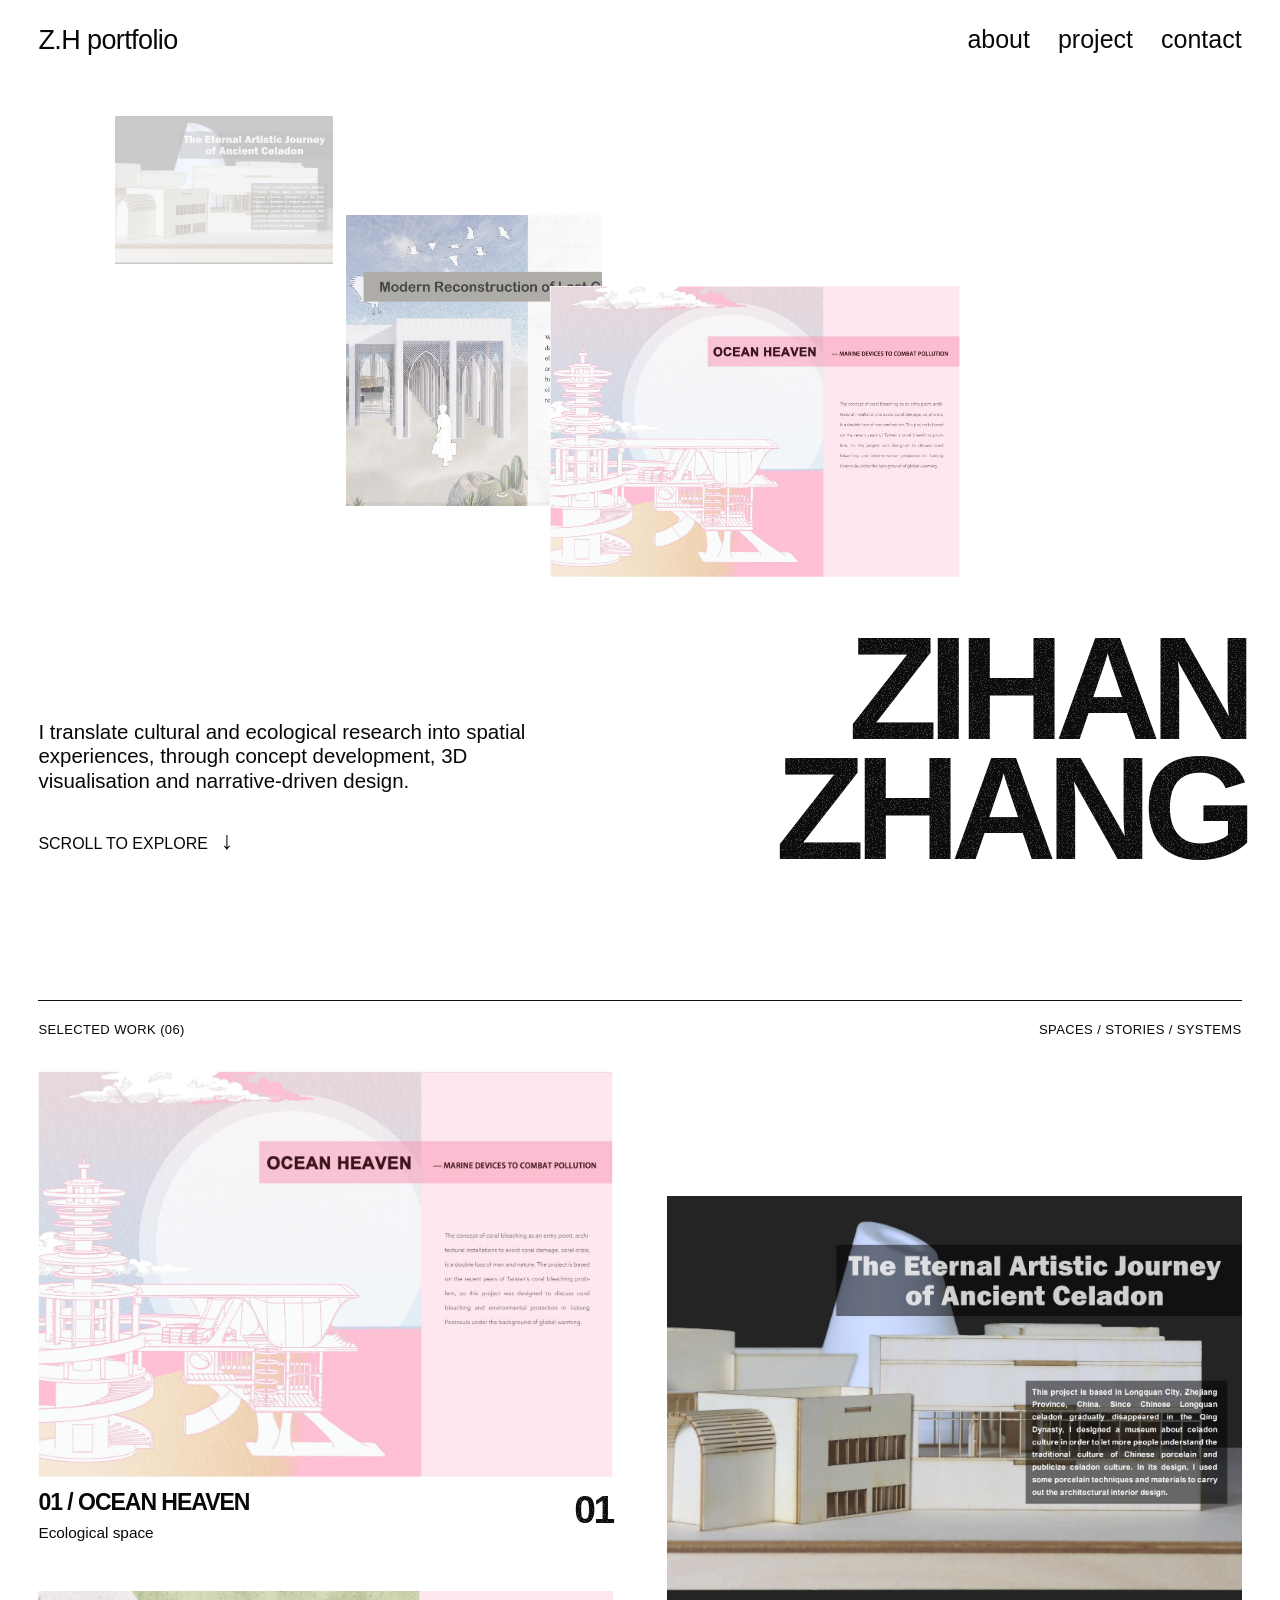
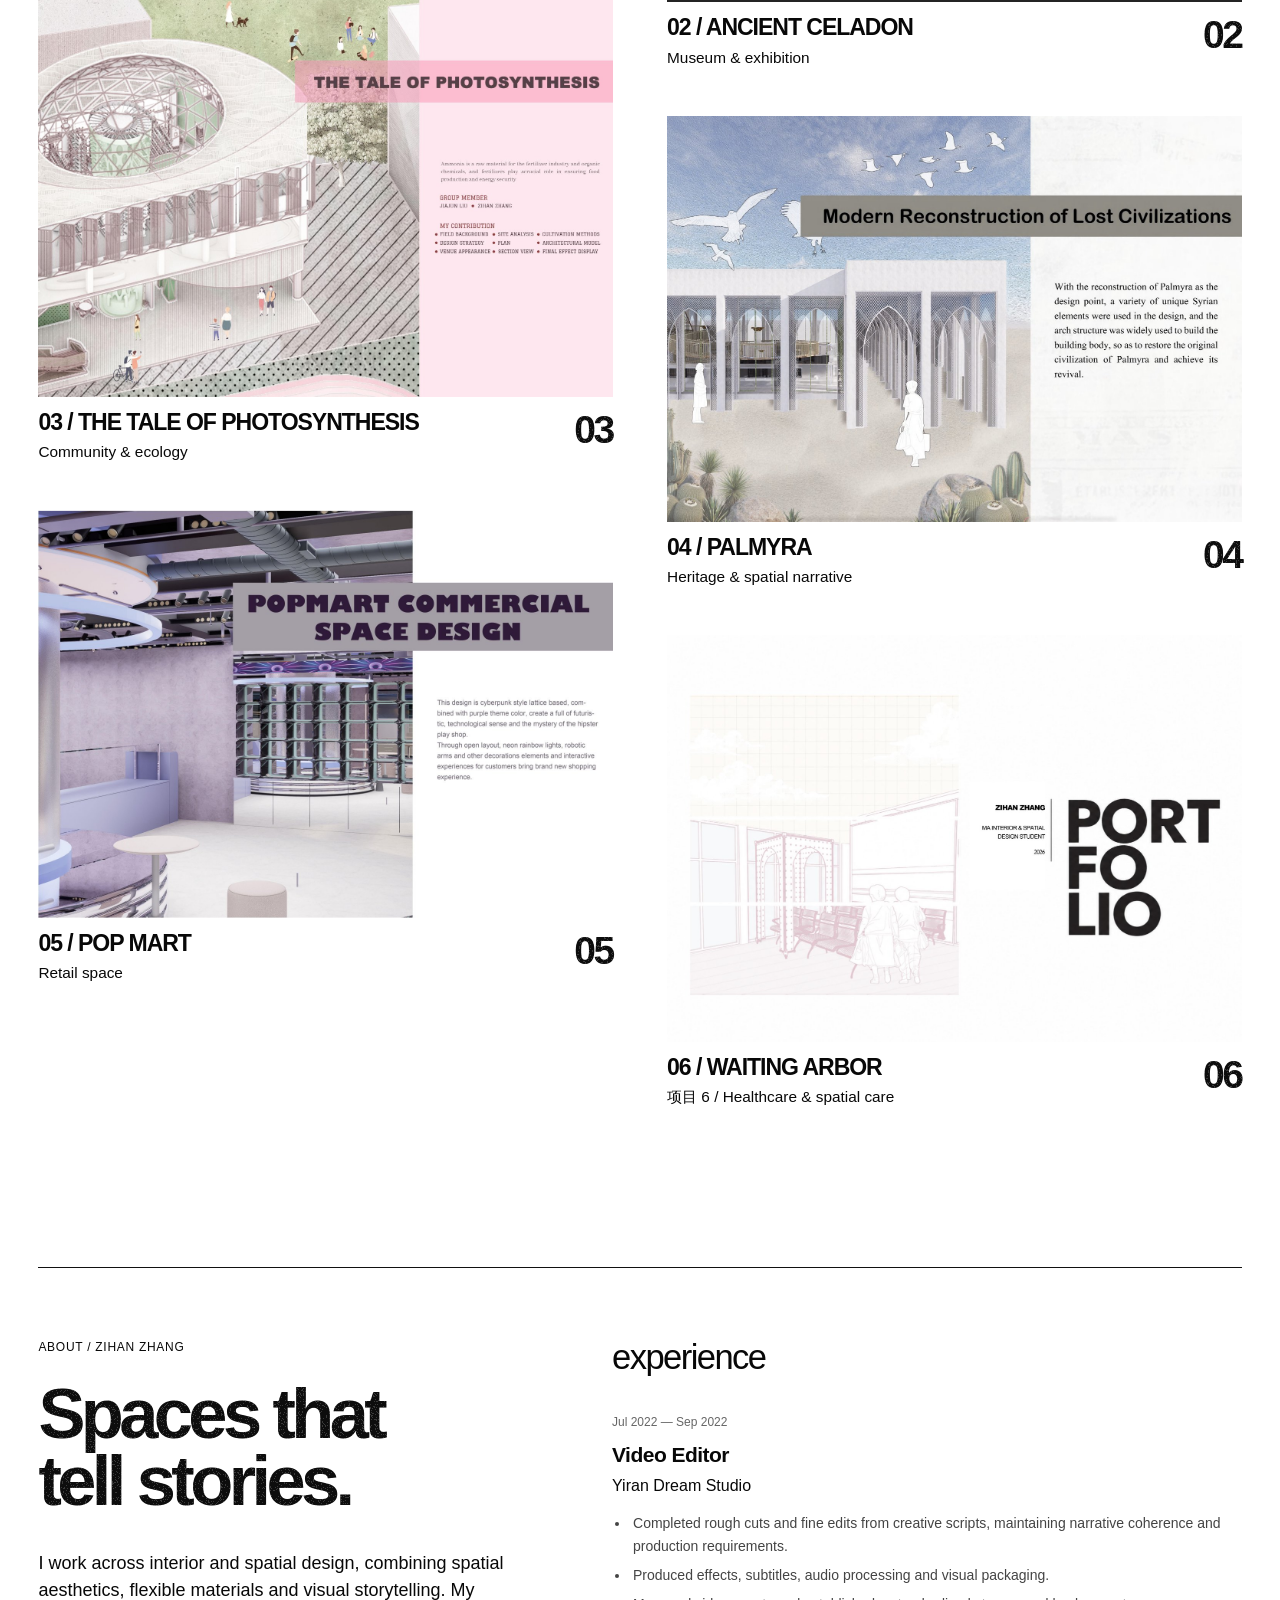
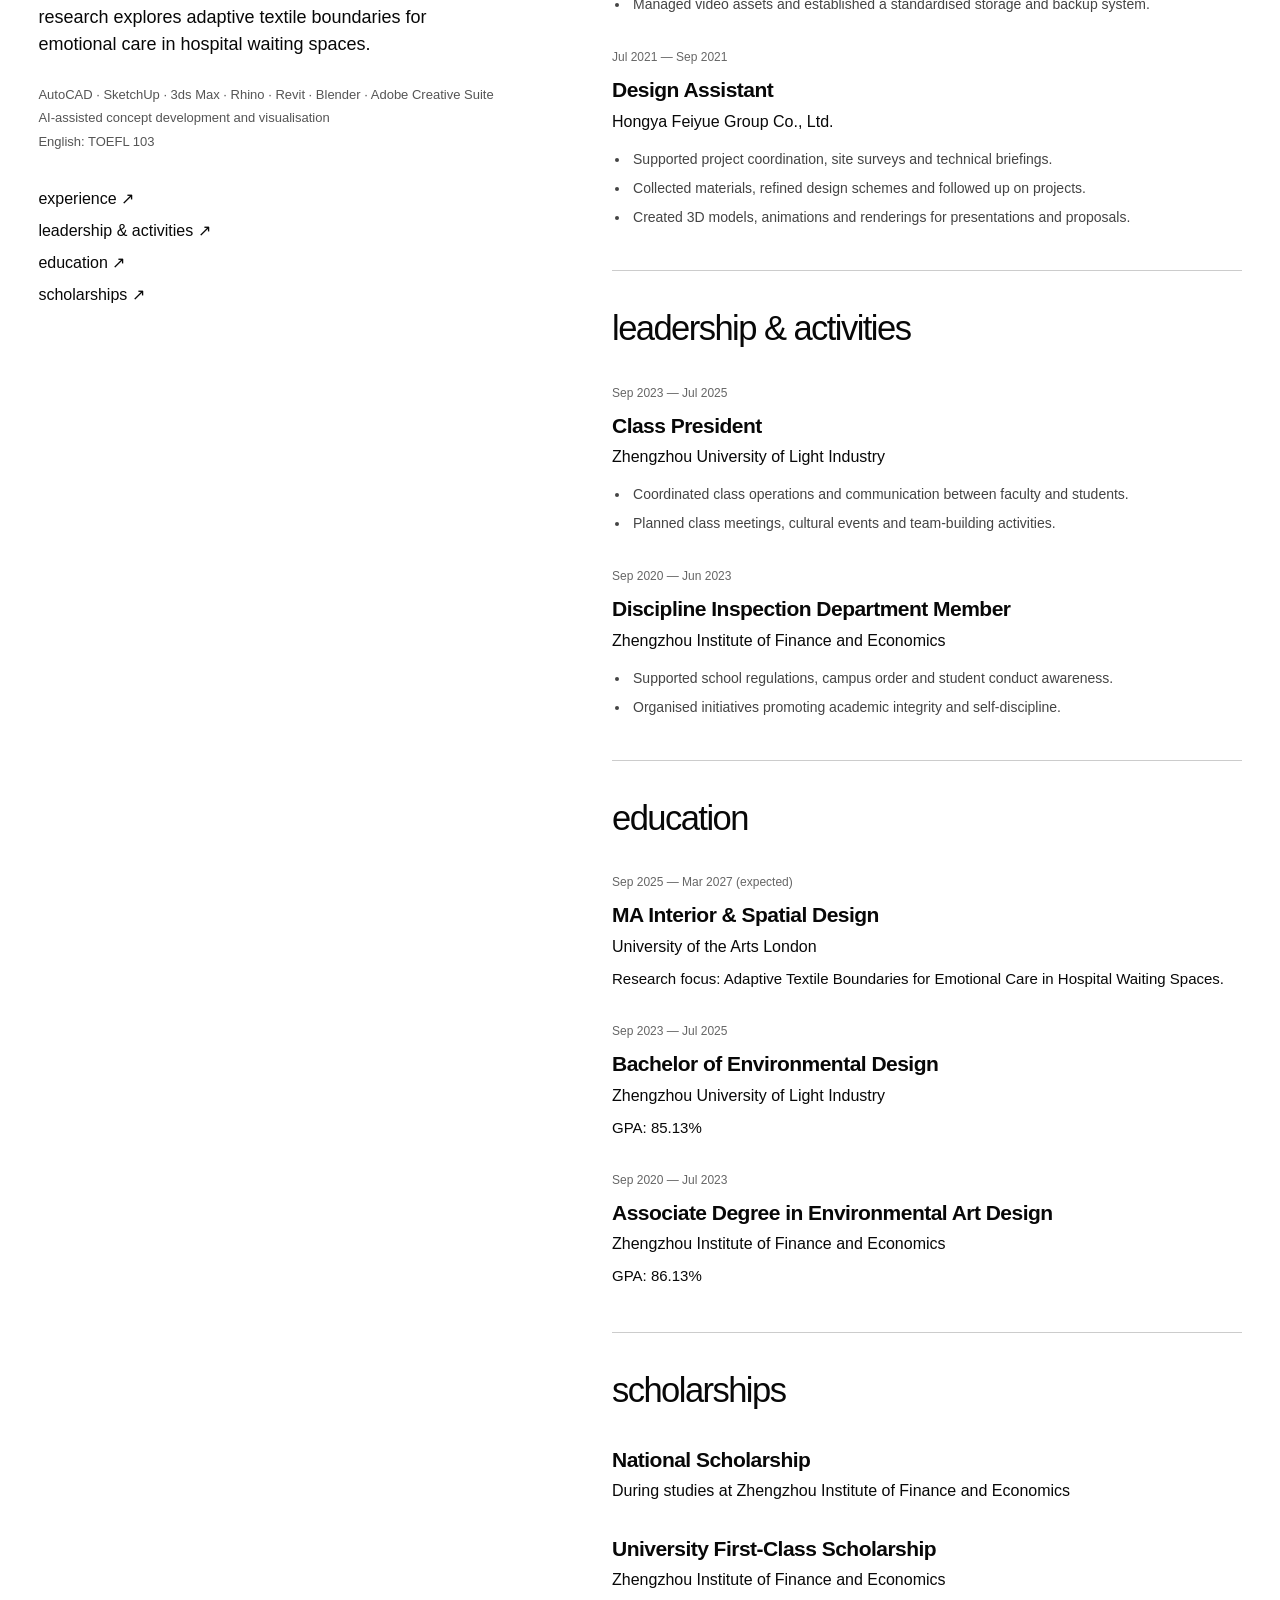
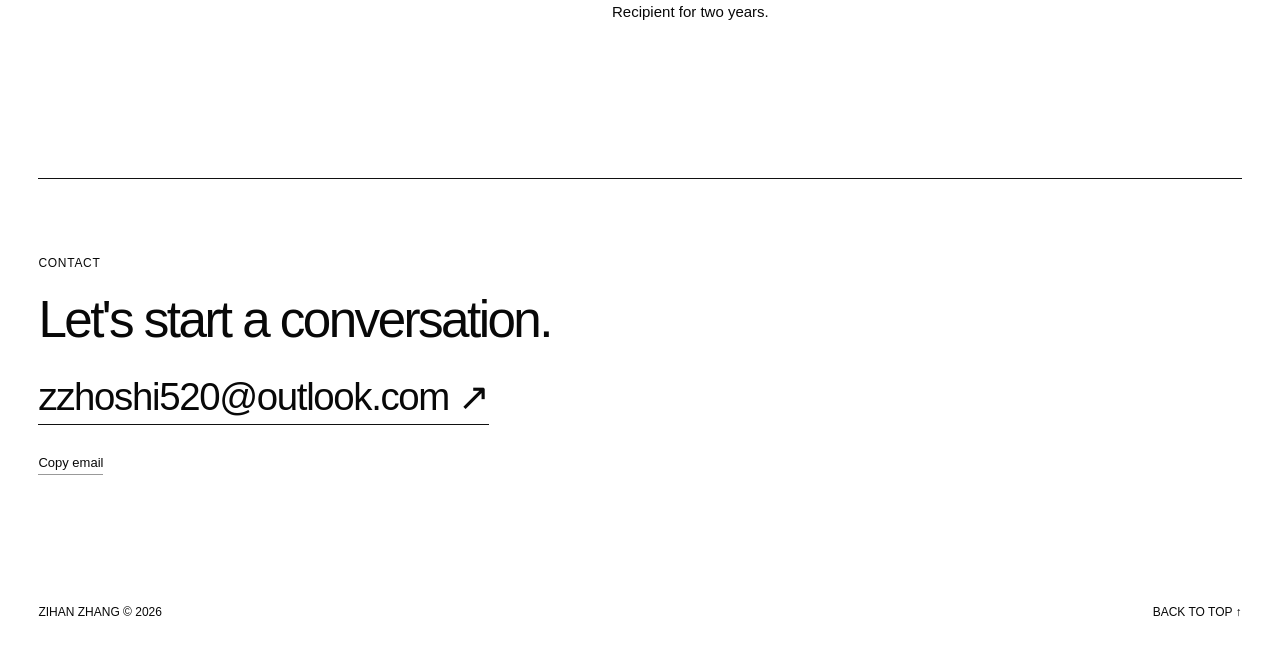
<file: index.html>
<!doctype html><html lang="en"><head><meta charset="UTF-8"><meta name="viewport" content="width=device-width,initial-scale=1"><meta name="description" content="Zihan Zhang — interior and spatial design. Six projects exploring culture, ecology and everyday experience."><title>ZIHAN ZHANG — Spatial Design Portfolio</title><link rel="stylesheet" href="style.css"><link rel="icon" href="data:image/svg+xml,%3Csvg xmlns='http://www.w3.org/2000/svg' viewBox='0 0 64 64'%3E%3Crect width='64' height='64' fill='white'/%3E%3Ctext x='4' y='44' font-family='Arial' font-size='35' font-weight='bold'%3EZ.H%3C/text%3E%3C/svg%3E"></head>
<body><a class="skip" href="#project">Skip to projects</a><svg class="filters" aria-hidden="true"><filter id="ink"><feTurbulence type="fractalNoise" baseFrequency=".78" numOctaves="3" seed="8" result="noise"/><feColorMatrix in="noise" type="luminanceToAlpha"/><feComponentTransfer><feFuncA type="discrete" tableValues="0 0 0 .18 .45"/></feComponentTransfer><feComposite in="SourceGraphic" operator="out"/></filter></svg>
<header><a class="logo" href="#home">Z.H portfolio</a><nav aria-label="Main navigation"><a href="#about">about</a><a href="#project">project</a><a href="#contact">contact</a></nav></header>
<main><section class="hero" id="home" aria-label="Zihan Zhang portfolio introduction"><div id="trail" aria-hidden="true"><img class="seed seed-one" src="assets/cover-2.jpg" alt=""><img class="seed seed-two" src="assets/cover-4.jpg" alt=""><img class="seed seed-three" src="assets/cover-1.jpg" alt=""></div><div class="hero-copy"><p>I translate cultural and ecological research into spatial experiences, through concept development, 3D visualisation and narrative-driven design.</p><a class="scroll-link" href="#project">SCROLL TO EXPLORE <span aria-hidden="true">↓</span></a></div><h1 class="ink">ZIHAN<br>ZHANG</h1></section>
<section id="project" class="projects" aria-labelledby="projects-heading"><div class="section-top"><h2 id="projects-heading">SELECTED WORK (06)</h2><span>SPACES / STORIES / SYSTEMS</span></div><div class="masonry" id="project-grid"></div></section>
<section class="about cv-about" id="about" aria-labelledby="about-title">
<div class="cv-intro"><p class="section-label">ABOUT / ZIHAN ZHANG</p><h2 class="ink" id="about-title">Spaces that<br>tell stories.</h2><p>I work across interior and spatial design, combining spatial aesthetics, flexible materials and visual storytelling. My research explores adaptive textile boundaries for emotional care in hospital waiting spaces.</p><p class="cv-skills">AutoCAD · SketchUp · 3ds Max · Rhino · Revit · Blender · Adobe Creative Suite<br>AI-assisted concept development and visualisation<br>English: TOEFL 103</p><nav class="cv-nav" aria-label="About sections"><a href="#experience">experience ↗</a><a href="#leadership">leadership &amp; activities ↗</a><a href="#education">education ↗</a><a href="#scholarships">scholarships ↗</a></nav></div>
<div class="cv-sections">
<section class="cv-section" id="experience"><h3>experience</h3>
<article class="cv-entry"><p class="cv-date">Jul 2022 — Sep 2022</p><h4>Video Editor</h4><p class="cv-organisation">Yiran Dream Studio</p><ul><li>Completed rough cuts and fine edits from creative scripts, maintaining narrative coherence and production requirements.</li><li>Produced effects, subtitles, audio processing and visual packaging.</li><li>Managed video assets and established a standardised storage and backup system.</li></ul></article>
<article class="cv-entry"><p class="cv-date">Jul 2021 — Sep 2021</p><h4>Design Assistant</h4><p class="cv-organisation">Hongya Feiyue Group Co., Ltd.</p><ul><li>Supported project coordination, site surveys and technical briefings.</li><li>Collected materials, refined design schemes and followed up on projects.</li><li>Created 3D models, animations and renderings for presentations and proposals.</li></ul></article></section>
<section class="cv-section" id="leadership"><h3>leadership &amp; activities</h3>
<article class="cv-entry"><p class="cv-date">Sep 2023 — Jul 2025</p><h4>Class President</h4><p class="cv-organisation">Zhengzhou University of Light Industry</p><ul><li>Coordinated class operations and communication between faculty and students.</li><li>Planned class meetings, cultural events and team-building activities.</li></ul></article>
<article class="cv-entry"><p class="cv-date">Sep 2020 — Jun 2023</p><h4>Discipline Inspection Department Member</h4><p class="cv-organisation">Zhengzhou Institute of Finance and Economics</p><ul><li>Supported school regulations, campus order and student conduct awareness.</li><li>Organised initiatives promoting academic integrity and self-discipline.</li></ul></article></section>
<section class="cv-section" id="education"><h3>education</h3>
<article class="cv-entry"><p class="cv-date">Sep 2025 — Mar 2027 (expected)</p><h4>MA Interior &amp; Spatial Design</h4><p class="cv-organisation">University of the Arts London</p><p>Research focus: Adaptive Textile Boundaries for Emotional Care in Hospital Waiting Spaces.</p></article>
<article class="cv-entry"><p class="cv-date">Sep 2023 — Jul 2025</p><h4>Bachelor of Environmental Design</h4><p class="cv-organisation">Zhengzhou University of Light Industry</p><p>GPA: 85.13%</p></article>
<article class="cv-entry"><p class="cv-date">Sep 2020 — Jul 2023</p><h4>Associate Degree in Environmental Art Design</h4><p class="cv-organisation">Zhengzhou Institute of Finance and Economics</p><p>GPA: 86.13%</p></article></section>
<section class="cv-section" id="scholarships"><h3>scholarships</h3>
<article class="cv-entry"><h4>National Scholarship</h4><p class="cv-organisation">During studies at Zhengzhou Institute of Finance and Economics</p></article>
<article class="cv-entry"><h4>University First-Class Scholarship</h4><p class="cv-organisation">Zhengzhou Institute of Finance and Economics</p><p>Recipient for two years.</p></article></section>
</div></section>

<section class="contact" id="contact"><p class="section-label">CONTACT</p><h2>Let's start a conversation.</h2><a class="email" href="mailto:zzhoshi520@outlook.com">zzhoshi520@outlook.com <span aria-hidden="true">↗</span></a><button id="copy-email">Copy email</button><span id="copy-status" role="status"></span></section></main>
<footer><span>ZIHAN ZHANG © 2026</span><a href="#home">BACK TO TOP ↑</a></footer>
<dialog id="viewer" aria-labelledby="viewer-title"><div class="viewer-header"><div><span id="viewer-number"></span><h2 id="viewer-title"></h2></div><button id="close-viewer" aria-label="Close project">close ×</button></div><p id="viewer-description"></p><div class="reader-toolbar"><button id="previous" aria-label="Previous page">← Previous</button><label>Page <select id="page-select" aria-label="Select project page"></select><span id="page-total"></span></label><button id="next" aria-label="Next page">Next →</button></div><div class="page-stage"><img id="page-image" alt=""><p id="page-error" hidden>Unable to load this page. Please try another page.</p></div><p class="reader-note">Original project pages · Use ← and → to browse · Esc to close</p></dialog><script src="app.js"></script></body></html>
</file>
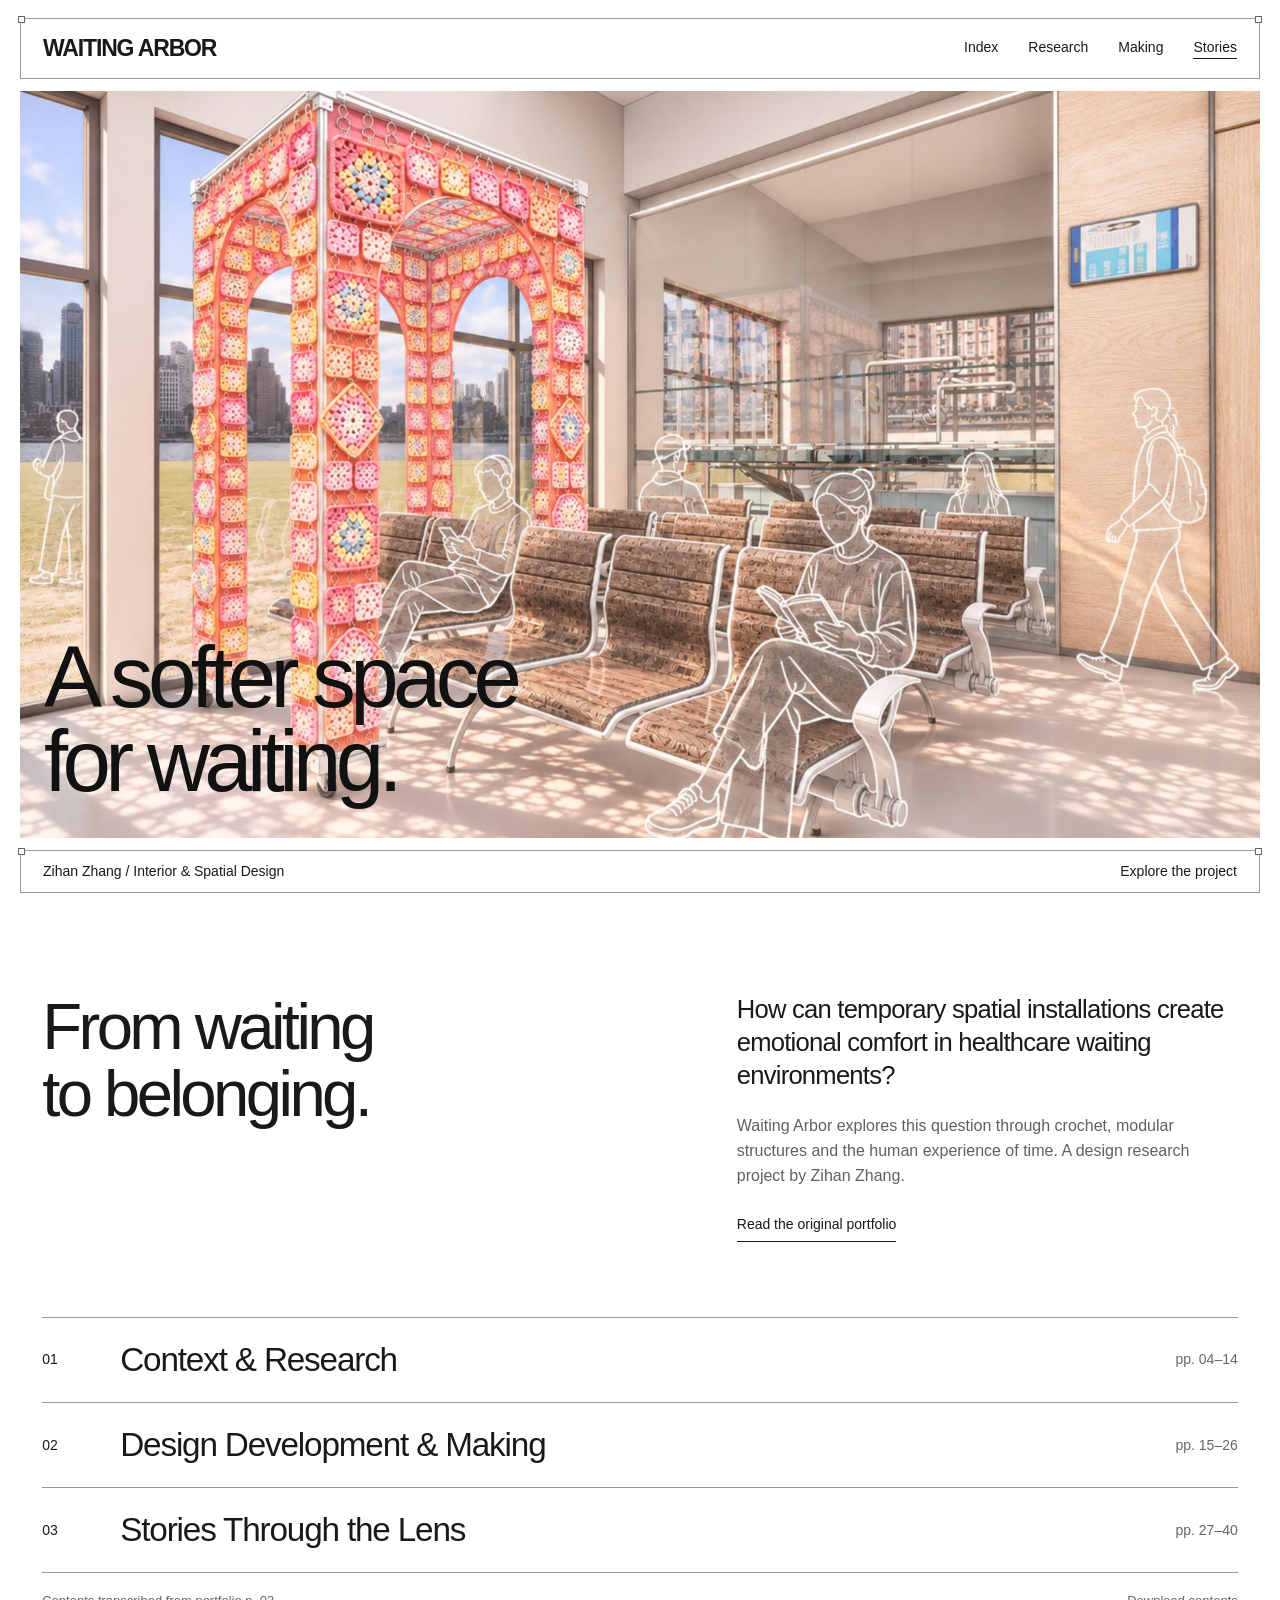
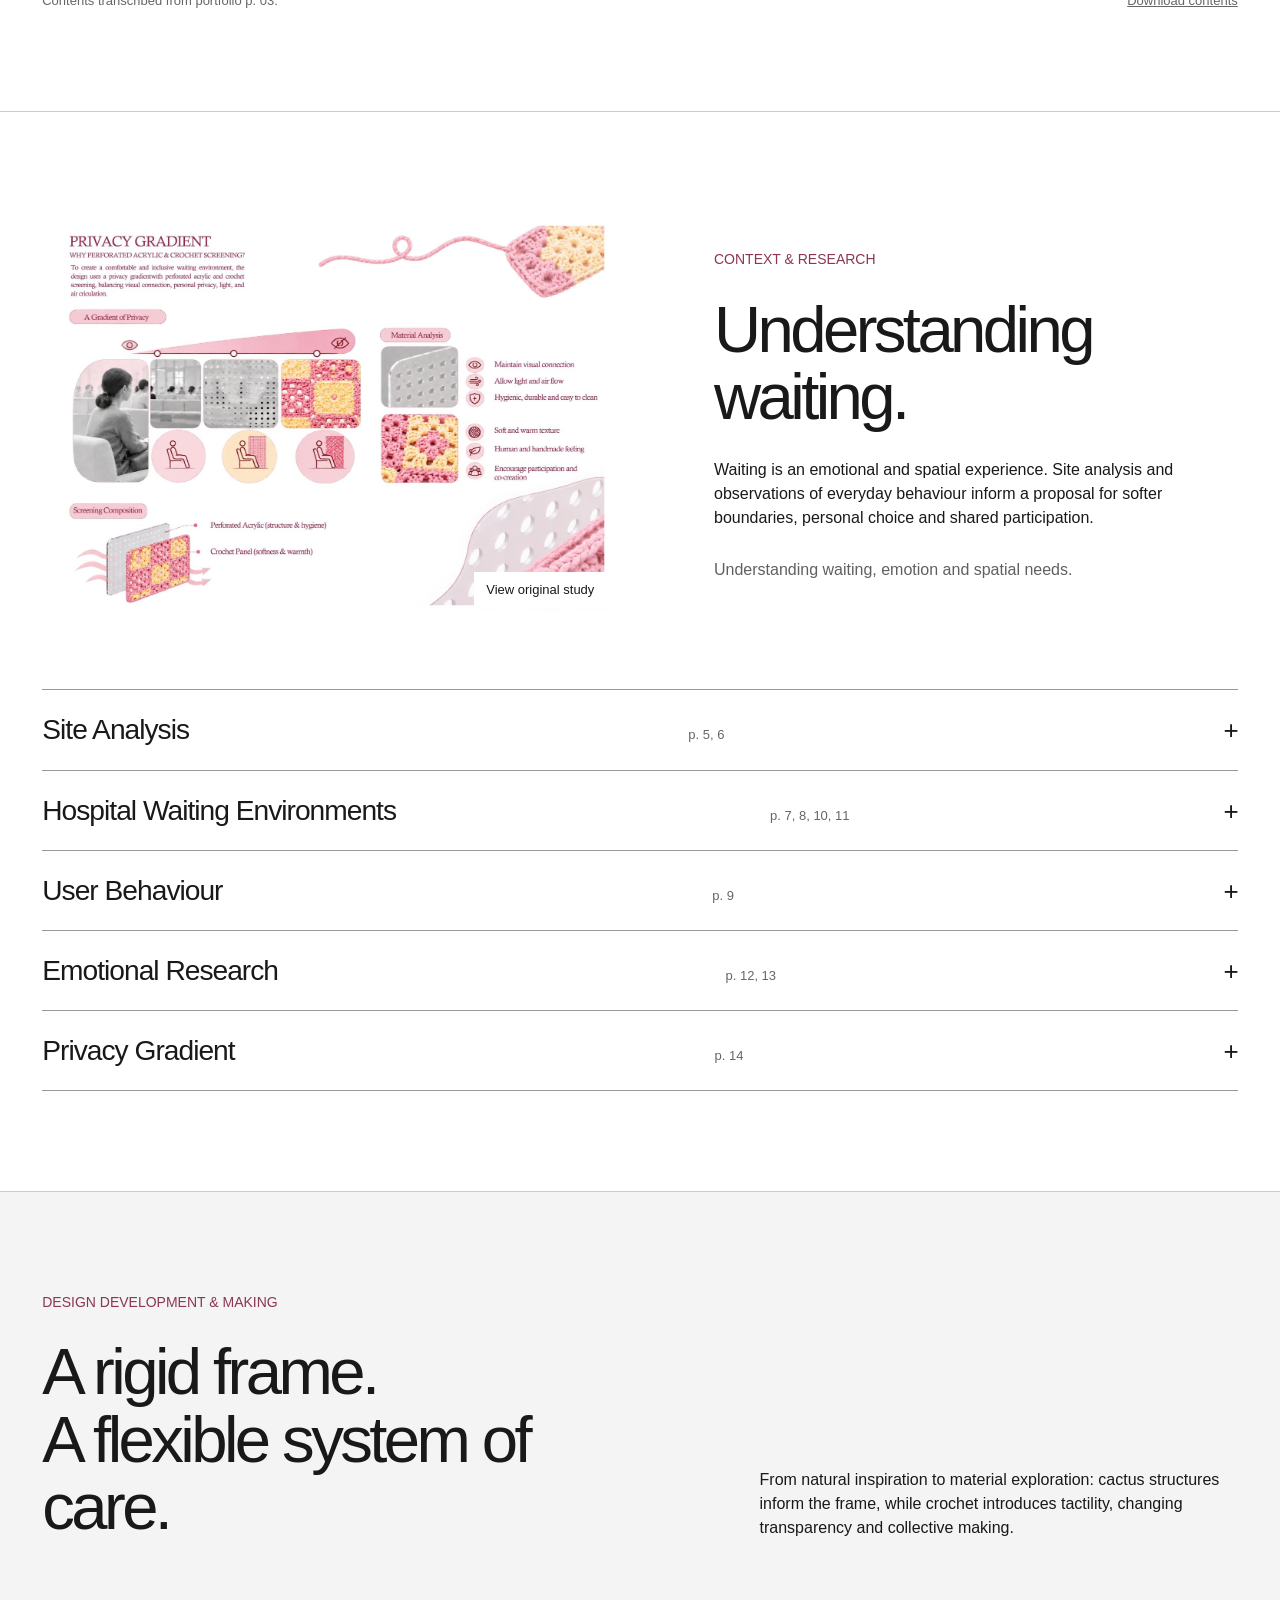
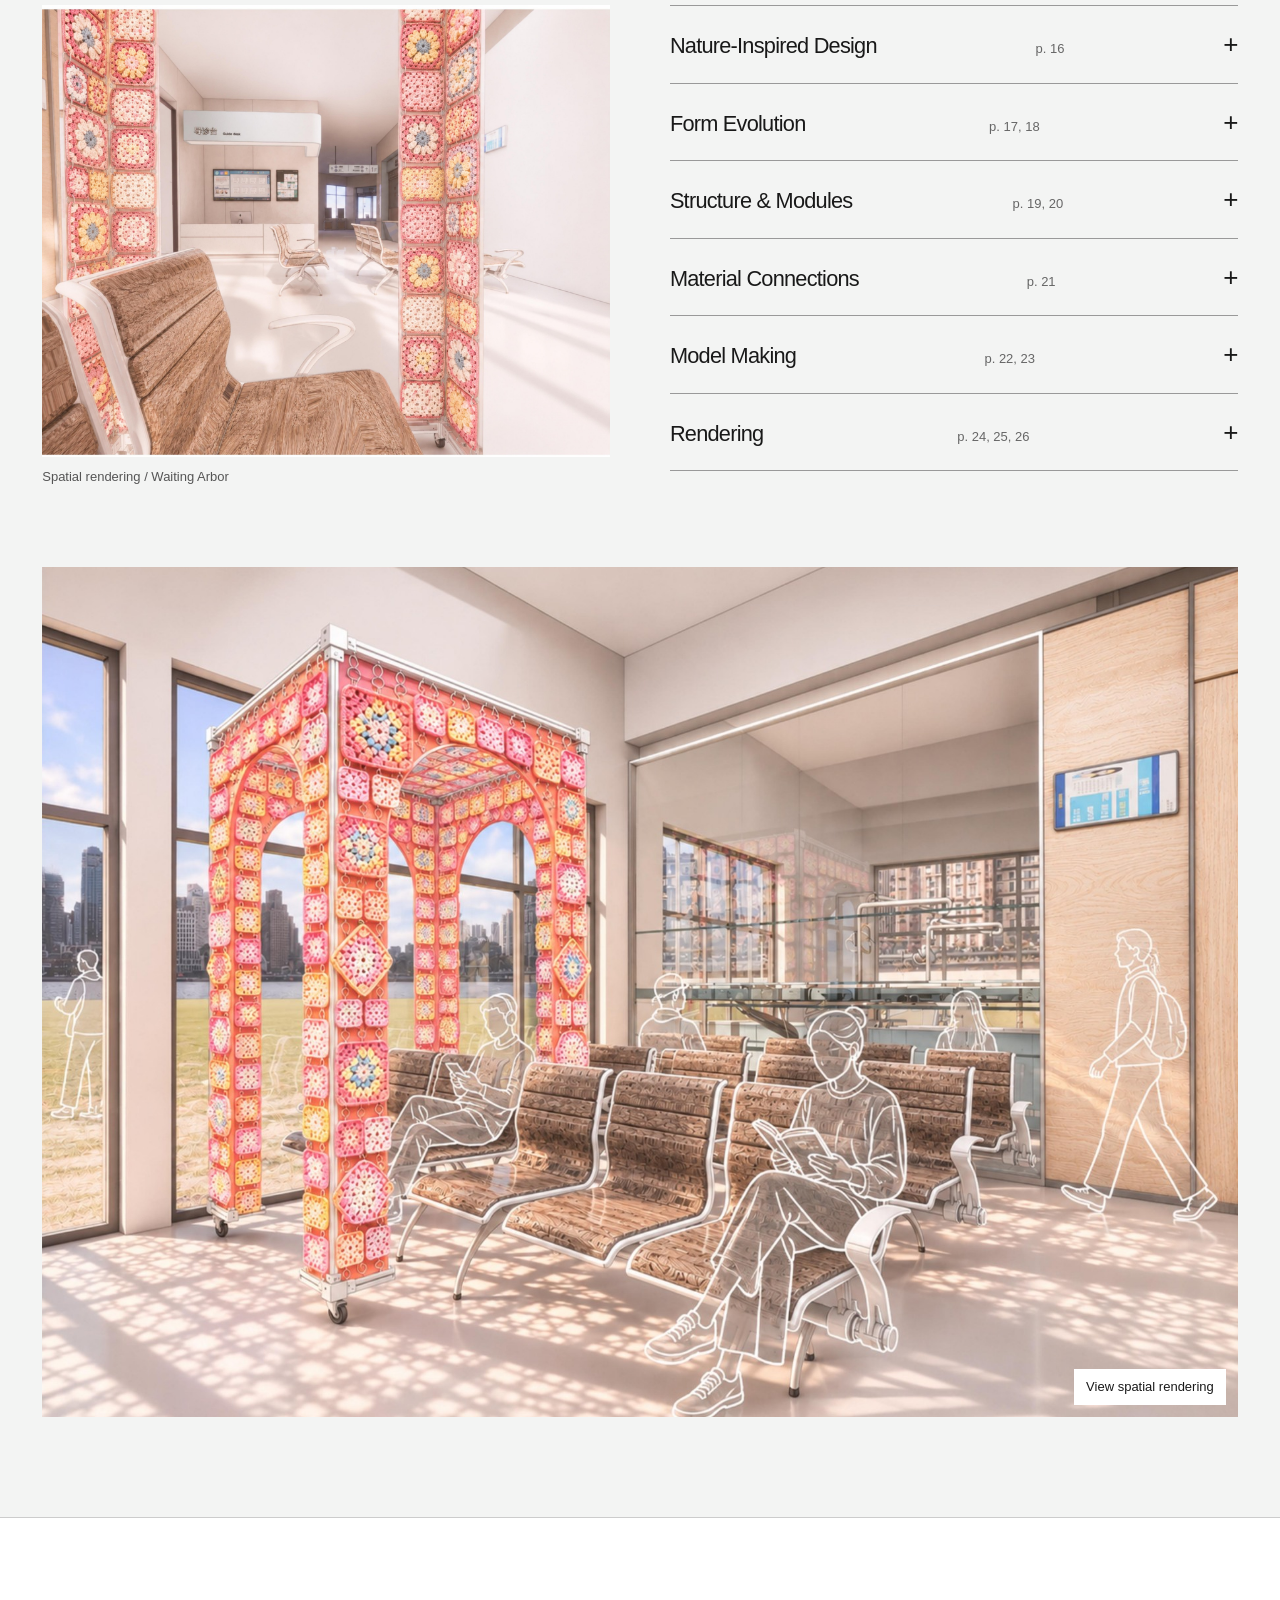
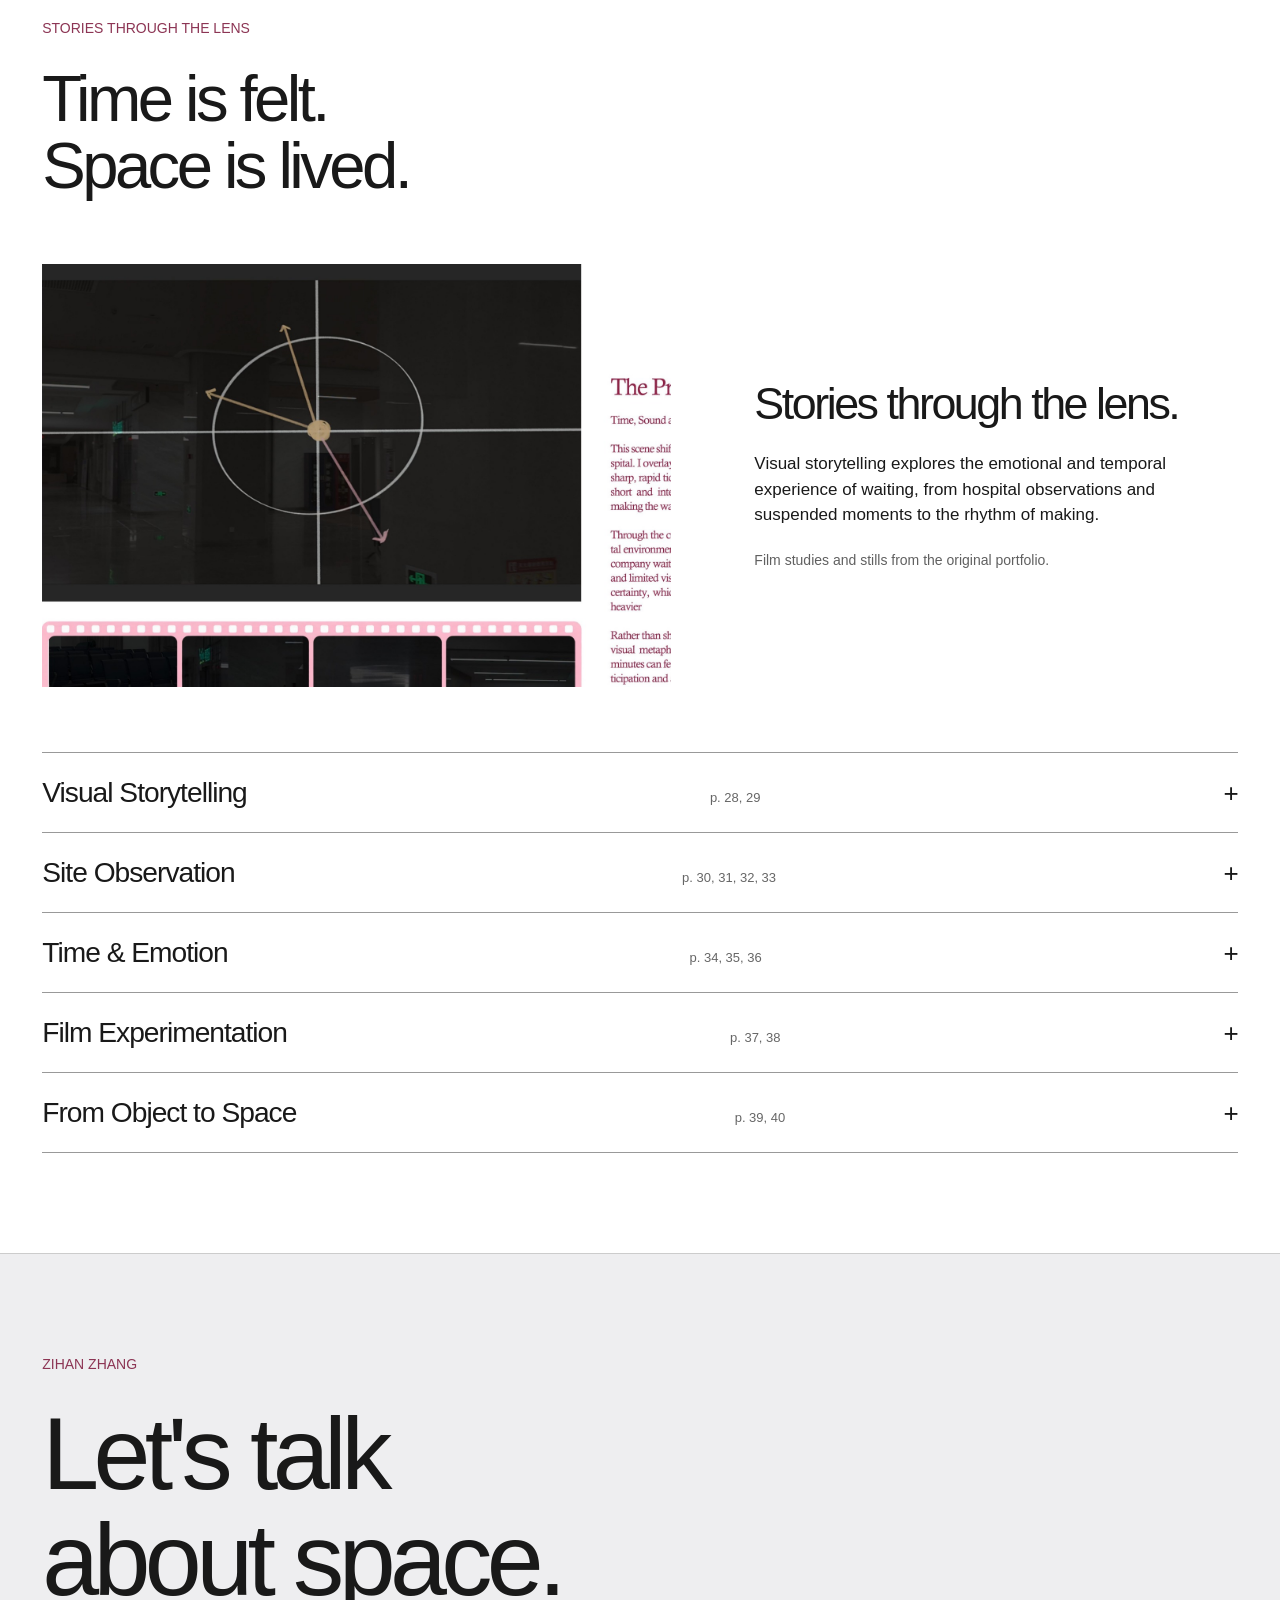
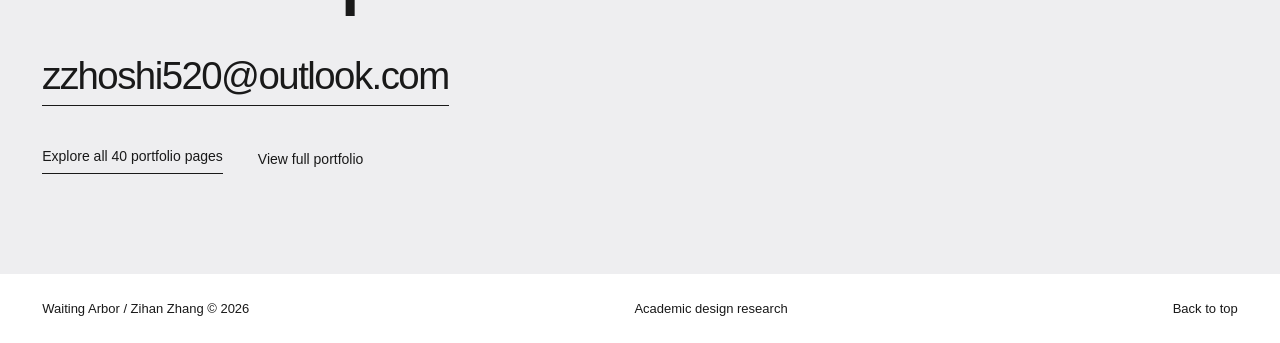
<file: waiting-arbor/index.html>
<!doctype html>
<html lang="en"><head><meta charset="utf-8"><meta name="viewport" content="width=device-width, initial-scale=1"><meta name="description" content="Waiting Arbor by Zihan Zhang. A spatial design study exploring crochet, privacy and emotional care in hospital waiting spaces."><title>Waiting Arbor — Zihan Zhang</title><link rel="stylesheet" href="style.css"><link rel="icon" href="data:image/svg+xml,%3Csvg xmlns='http://www.w3.org/2000/svg' viewBox='0 0 64 64'%3E%3Crect width='64' height='64' fill='%238c3554'/%3E%3Ctext x='7' y='44' font-family='Arial' font-size='36' fill='white'%3Ewa%3C/text%3E%3C/svg%3E"></head>
<body><a class="skip" href="#index">Skip to contents</a>
<header class="frame"><a class="brand" href="#home">WAITING ARBOR</a><nav aria-label="Main navigation"><a href="#index">Index</a><a href="#research">Research</a><a href="#making">Making</a><a href="#stories">Stories</a></nav><button class="menu-toggle" aria-expanded="false" aria-controls="mobile-nav">Menu</button></header>
<nav id="mobile-nav" aria-label="Mobile navigation" hidden><a href="#index">Index</a><a href="#research">Research</a><a href="#making">Making</a><a href="#stories">Stories</a></nav>
<main><section class="hero" id="home"><img src="assets/hero.jpg" alt="A modular pink crochet arbor around hospital waiting seats, with daylight filtering through textile panels" fetchpriority="high"><h1>A softer space<br>for waiting.</h1></section><div class="byline frame"><span>Zihan Zhang / Interior &amp; Spatial Design</span><a href="#index">Explore the project</a></div>
<section class="index-section section" id="index"><div class="intro-row"><h2>From waiting<br>to belonging.</h2><div><p>How can temporary spatial installations create emotional comfort in healthcare waiting environments?</p><p class="secondary">Waiting Arbor explores this question through crochet, modular structures and the human experience of time. A design research project by Zihan Zhang.</p><button class="text-button" data-page="1">Read the original portfolio</button></div></div>
<div class="contents" aria-label="Portfolio contents"><a href="#research"><span>01</span><h3>Context &amp; Research</h3><span class="page-range">pp. 04–14</span></a><a href="#making"><span>02</span><h3>Design Development &amp; Making</h3><span class="page-range">pp. 15–26</span></a><a href="#stories"><span>03</span><h3>Stories Through the Lens</h3><span class="page-range">pp. 27–40</span></a></div><div class="index-note"><span>Contents transcribed from portfolio p. 03.</span><a href="contents.md" download>Download contents</a></div></section>
<section class="section chapter" id="research"><div class="chapter-lead"><button class="image-button" data-page="14" aria-label="View privacy gradient study"><img src="assets/p6-14.jpg" alt="Privacy gradient study showing crochet densities and a modular partition" loading="lazy"><span>View original study</span></button><div><p class="chapter-label">CONTEXT &amp; RESEARCH</p><h2>Understanding<br>waiting.</h2><p>Waiting is an emotional and spatial experience. Site analysis and observations of everyday behaviour inform a proposal for softer boundaries, personal choice and shared participation.</p><p class="secondary">Understanding waiting, emotion and spatial needs.</p></div></div><div class="study-list" id="research-list"></div></section>
<section class="section chapter making" id="making"><div class="section-heading"><p class="chapter-label">DESIGN DEVELOPMENT &amp; MAKING</p><h2>A rigid frame.<br>A flexible system of care.</h2><p>From natural inspiration to material exploration: cactus structures inform the frame, while crochet introduces tactility, changing transparency and collective making.</p></div><div class="making-layout"><figure><img src="assets/interior.jpg" alt="View from inside the crochet waiting arbor with filtered sunlight" loading="lazy"><figcaption>Spatial rendering / Waiting Arbor</figcaption></figure><div class="study-list" id="making-list"></div></div><button class="wide-visual image-button" data-page="25" aria-label="View final spatial rendering"><img src="assets/hero.jpg" alt="The complete Waiting Arbor installation in a hospital waiting room" loading="lazy"><span>View spatial rendering</span></button></section>
<section class="section chapter stories" id="stories"><p class="chapter-label">STORIES THROUGH THE LENS</p><h2>Time is felt.<br>Space is lived.</h2><div class="film-lead"><img src="assets/film.jpg" alt="The Pressure of Time: an experimental film still showing a clock and a suspended seated figure" loading="lazy"><div><h3>Stories through the lens.</h3><p>Visual storytelling explores the emotional and temporal experience of waiting, from hospital observations and suspended moments to the rhythm of making.</p><p class="secondary">Film studies and stills from the original portfolio.</p></div></div><div class="study-list" id="stories-list"></div></section>
<section class="closing section"><p class="chapter-label">ZIHAN ZHANG</p><h2>Let's talk<br>about space.</h2><a class="contact" href="mailto:zzhoshi520@outlook.com">zzhoshi520@outlook.com</a><div class="closing-links"><button class="text-button" data-page="1">Explore all 40 portfolio pages</button><a href="https://zihan6993-cmyk.github.io/portfolio/">View full portfolio</a></div></section></main>
<footer><span>Waiting Arbor / Zihan Zhang © 2026</span><span>Academic design research</span><a href="#home">Back to top</a></footer>
<dialog id="reader" aria-labelledby="reader-title"><div class="reader-head"><h2 id="reader-title">Original portfolio</h2><button id="close-reader">Close</button></div><div class="reader-controls"><button id="prev-page">Previous</button><label>Page <select id="page-select" aria-label="Select portfolio page"></select> / 40</label><button id="next-page">Next</button></div><p id="page-title" aria-live="polite"></p><div class="reader-stage"><img id="reader-image" alt=""><p id="image-error" hidden>This page could not be loaded. Please try again.</p></div><p class="reader-help">Original PDF page · Left / right keys to browse · Esc to close</p></dialog>
<script src="app.js"></script></body></html>
</file>
<file: style.css>
*{box-sizing:border-box}html{scroll-behavior:smooth;scroll-padding-top:100px}body{margin:0;background:#fff;color:#080808;font-family:Arial,Helvetica,sans-serif}a{color:inherit;text-decoration:none}button,select{font:inherit;color:inherit}button,a,select{-webkit-tap-highlight-color:transparent}button{cursor:pointer}button:disabled{opacity:.3;cursor:default}a:focus-visible,button:focus-visible,select:focus-visible{outline:2px solid #000;outline-offset:5px}.filters{position:absolute;width:0;height:0;overflow:hidden}.ink{filter:url(#ink)}.skip{position:fixed;top:-60px;left:20px;background:#000;color:#fff;padding:12px;z-index:100}.skip:focus{top:12px}header{height:92px;position:absolute;top:0;left:0;right:0;padding:25px 3%;display:flex;justify-content:space-between;align-items:flex-start;z-index:5}.logo{font-size:27px;letter-spacing:-.6px}nav{display:flex;gap:28px;font-size:25px}nav a{border-bottom:1px solid transparent}nav a:hover{border-color:#000}.hero{height:100svh;min-height:720px;max-height:1300px;position:relative;overflow:hidden}.hero h1{position:absolute;right:2.6%;bottom:3.5%;margin:0;font-size:clamp(110px,11.4vw,225px);line-height:.82;letter-spacing:-.065em;text-align:right;font-weight:900;z-index:3;pointer-events:none}.hero-copy{position:absolute;left:3%;bottom:5%;width:40%;max-width:610px;z-index:3}.hero-copy p{font-size:clamp(17px,1.6vw,26px);line-height:1.21;margin:0 0 32px}.scroll-link{font-size:16px;display:inline-block}.scroll-link span{display:inline-block;font-size:25px;margin-left:8px}.hero-copy a:hover{text-decoration:underline}#trail{position:absolute;inset:100px 0 28%;pointer-events:none;isolation:isolate}.seed{position:absolute;object-fit:cover}.seed-one{width:17%;height:27%;left:9%;top:3%;opacity:.24}.seed-two{width:20%;height:53%;left:27%;top:21%;opacity:.72}.seed-three{width:32%;height:53%;left:43%;top:34%;object-position:center}.seed{transition:opacity .45s}#trail.started .seed{opacity:0}.trail-image{position:absolute;width:clamp(180px,24vw,370px);height:clamp(135px,18vw,280px);object-fit:cover;will-change:transform,opacity;animation:trail-life 1.5s cubic-bezier(.22,.61,.36,1) forwards;pointer-events:none}@keyframes trail-life{0%{opacity:0;transform:translate(-50%,-50%) scale(.88)}15%,45%{opacity:1;transform:translate(-50%,-50%) scale(1)}100%{opacity:0;transform:translate(-50%,-54%) scale(.97)}}.projects{padding:100px 3% 80px}.section-top{display:flex;justify-content:space-between;align-items:center;padding-bottom:34px;border-top:1px solid #111;padding-top:21px}.section-top h2,.section-top span{font-size:13px;font-weight:400;letter-spacing:.03em;margin:0}.masonry{display:grid;grid-template-columns:1fr 1fr;gap:4.5%}.column{display:flex;flex-direction:column;gap:48px}.column:nth-child(2){padding-top:125px}.project-card{width:100%;padding:0;border:0;background:none;text-align:left;display:block}.cover-wrap{position:relative;overflow:hidden;background:#f4f4f4}.cover-wrap img{display:block;width:100%;height:auto;transition:transform .6s cubic-bezier(.2,.6,.2,1)}.project-card:hover img{transform:scale(1.025)}.project-card .open{position:absolute;right:16px;bottom:16px;border-radius:50%;background:#fff;width:44px;height:44px;display:grid;place-items:center;font-size:25px;opacity:0;transform:translateY(8px);transition:.2s}.project-card:hover .open,.project-card:focus-visible .open{opacity:1;transform:translateY(0)}.project-caption{display:flex;justify-content:space-between;gap:15px;margin-top:13px}.project-caption h3{font-size:clamp(17px,1.8vw,28px);letter-spacing:-.045em;line-height:1.1;margin:0 0 7px}.project-caption p{font-size:clamp(13px,1.2vw,19px);margin:0;line-height:1.3}.project-num{font-size:39px;font-weight:800;line-height:1;letter-spacing:-.06em}.about{margin:80px 3% 0;border-top:1px solid #111;padding:70px 0 110px;display:grid;grid-template-columns:1fr 1fr;gap:8%}.about h2{font-size:clamp(46px,6vw,100px);letter-spacing:-.065em;line-height:.95;margin:0}.about p{font-size:21px;line-height:1.45;margin:0 0 25px}.section-label,.about .section-label{font-size:12px;letter-spacing:.06em}.about .small{font-size:13px;color:#666}.contact{margin:0 3%;padding:65px 0 100px;border-top:1px solid #111}.contact h2{font-size:clamp(32px,4vw,64px);letter-spacing:-.05em;font-weight:400;margin:20px 0 25px}.email{font-size:clamp(19px,3vw,46px);letter-spacing:-.035em;border-bottom:1px solid #111;display:inline-block;padding-bottom:5px}.contact button{display:block;border:0;border-bottom:1px solid #999;background:none;padding:0 0 4px;margin-top:30px;font-size:13px}#copy-status{font-size:12px;display:block;margin-top:10px}footer{padding:20px 3% 28px;display:flex;justify-content:space-between;font-size:12px}dialog{width:min(1400px,96vw);max-height:94svh;overflow:auto;border:1px solid #ddd;padding:26px;background:#fff}dialog::backdrop{background:#0009;backdrop-filter:blur(5px)}body:has(dialog[open]){overflow:hidden}.viewer-header{display:flex;align-items:flex-start;justify-content:space-between;gap:20px}.viewer-header h2{font-size:30px;margin:8px 0}.viewer-header span{font-size:12px}.viewer-header button,.reader-toolbar button{background:white;border:1px solid #ccc;padding:10px 16px}#viewer-description{max-width:750px;font-size:15px;line-height:1.5;margin:10px 0 24px}.reader-toolbar{position:sticky;top:-26px;z-index:2;background:#fff;display:flex;justify-content:space-between;align-items:center;gap:12px;padding:12px 0;border-top:1px solid #ddd;border-bottom:1px solid #ddd;font-size:14px}.reader-toolbar select{padding:7px;background:white;border:1px solid #bbb;margin:0 8px}.page-stage{min-height:200px;background:#f8f8f8;margin-top:16px}.page-stage img{display:block;width:100%;height:auto}.reader-note{font-size:12px;color:#666;margin:17px 0 0}@media(min-width:1800px){main,header,footer{max-width:2200px;margin:auto}}@media(max-width:800px){header{height:80px}.logo{font-size:23px}nav{font-size:20px;gap:20px}.hero{min-height:720px;max-height:1000px}.hero h1{font-size:16vw;bottom:4%}.hero-copy{bottom:5%;width:43%}.hero-copy p{font-size:16px;margin-bottom:20px}.scroll-link{font-size:11px}#trail{inset:120px 0 35%}.seed-one{width:23%;left:7%}.seed-two{width:27%;left:26%}.seed-three{width:43%;left:48%}.projects{padding-top:60px}.column:nth-child(2){padding-top:80px}.column{gap:36px}.project-num{font-size:30px}.about{gap:5%;margin-top:30px;padding:50px 0}.about p{font-size:17px}.section-top span{display:none}}@media(max-width:540px){header{padding:24px 6%}.logo{font-size:20px}nav{font-size:16px;gap:15px}.hero{min-height:780px;max-height:920px}.hero h1{font-size:23vw;bottom:4%;right:6%}.hero-copy{left:6%;bottom:31%;width:85%;max-width:380px}.hero-copy p{font-size:17px;line-height:1.3;margin-bottom:18px}#trail{inset:110px 0 49%}.seed-one{width:24%;height:36%;left:6%;top:2%}.seed-two{width:33%;height:64%;left:21%;top:13%}.seed-three{width:49%;height:57%;left:45%;top:37%}.projects{padding:40px 6%}.masonry{display:flex;flex-direction:column;gap:35px}.column{display:contents}.project-card{order:var(--order)}.project-caption h3{font-size:21px}.project-caption p{font-size:14px}.section-top{padding-bottom:25px}.about{margin:45px 6% 0;grid-template-columns:1fr;gap:38px}.about h2{font-size:55px}.contact{margin:0 6%;padding:45px 0 60px}.email{font-size:22px}footer{padding:20px 6%;font-size:10px}dialog{padding:16px}.reader-toolbar{top:-16px;font-size:12px;gap:4px}.reader-toolbar button{padding:8px}.viewer-header h2{font-size:24px}.reader-toolbar select{margin:0 3px}.viewer-header button{padding:8px;font-size:13px}}@media(prefers-reduced-motion:reduce){html{scroll-behavior:auto}*,*:before,*:after{animation:none!important;transition:none!important}.trail-image{display:none}}
/* CV content: quiet editorial typography with a separate section index. */
.cv-about{grid-template-columns:minmax(0,.85fr) minmax(0,1.15fr);gap:9%;align-items:start}.cv-intro{position:sticky;top:40px}.cv-about .cv-intro h2{margin:25px 0 35px;font-size:clamp(45px,5.5vw,90px)}.cv-about .cv-intro>p{font-size:18px;line-height:1.5}.cv-about .cv-intro .section-label{font-size:12px}.cv-about .cv-intro .cv-skills{font-size:13px;color:#555;line-height:1.8}.cv-nav{display:flex;flex-direction:column;align-items:flex-start;gap:12px;margin-top:36px;font-size:16px}.cv-section{padding:0 0 35px;margin:0 0 38px;border-bottom:1px solid #ccc;scroll-margin-top:35px}.cv-section:last-child{margin-bottom:0;border-bottom:0}.cv-section h3{font-size:clamp(26px,2.7vw,42px);font-weight:400;letter-spacing:-.045em;margin:0 0 35px;line-height:1.15}.cv-entry{margin:0 0 32px}.cv-entry:last-child{margin-bottom:0}.cv-entry h4{font-size:21px;line-height:1.3;margin:0 0 6px;letter-spacing:-.025em}.cv-about .cv-entry p{font-size:15px;line-height:1.5;margin:0 0 9px}.cv-about .cv-entry .cv-date{font-size:12px;color:#666;margin-bottom:10px}.cv-about .cv-entry .cv-organisation{font-size:16px}.cv-entry ul{padding-left:18px;margin:14px 0 0;font-size:14px;line-height:1.65;color:#444}.cv-entry li{padding-left:3px;margin-bottom:6px}@media(max-width:800px){.cv-about{grid-template-columns:1fr;gap:48px}.cv-intro{position:static}.cv-nav{flex-direction:row;flex-wrap:wrap;gap:14px 24px}.cv-about .cv-intro>p{max-width:620px}.cv-section h3{font-size:30px}.cv-entry h4{font-size:20px}}@media(max-width:540px){.cv-about .cv-intro h2{font-size:55px}.cv-nav{font-size:14px}.cv-about .cv-intro>p{font-size:16px}.cv-section{padding-bottom:30px;margin-bottom:30px}}
</file>
<file: waiting-arbor/style.css>
:root{--ink:#191919;--paper:#fff;--line:#999;--accent:#8c3554;--gutter:clamp(20px,3.3vw,64px)}*{box-sizing:border-box}html{scroll-behavior:smooth;scroll-padding-top:110px}body{margin:0;background:var(--paper);color:var(--ink);font-family:Arial,Helvetica,sans-serif;font-size:16px;line-height:1.5}a{color:inherit;text-decoration:none}button,select{font:inherit;color:inherit}button{cursor:pointer;background:none;border:0;padding:0}a:focus-visible,button:focus-visible,summary:focus-visible,select:focus-visible{outline:2px solid var(--accent);outline-offset:6px}img{display:block;width:100%;height:auto}h1,h2,h3,p,figure{margin:0}h1,h2,h3{font-weight:400;letter-spacing:-.055em;line-height:1.03}p+p{margin-top:22px}.skip{position:fixed;top:-100px;background:white;padding:10px;z-index:99}.skip:focus{top:0}.frame{border:1px solid var(--line);position:relative}.frame:before,.frame:after{content:'';position:absolute;width:5px;height:5px;border:1px solid #666;background:white;top:-3px}.frame:before{left:-3px}.frame:after{right:-3px}header{position:sticky!important;top:14px;z-index:20;margin:18px 20px 12px;min-height:60px;padding:12px 22px;background:rgba(255,255,255,.96);display:flex;align-items:center;justify-content:space-between;gap:24px}.brand{font-size:23px;letter-spacing:-.05em;font-weight:600;white-space:nowrap}header nav{display:flex;gap:30px;font-size:14px}header nav a{border-bottom:1px solid transparent}header nav a:hover,header nav a[aria-current]{border-color:var(--ink)}.menu-toggle{display:none}.hero{position:relative;height:calc(100svh - 153px);min-height:540px;margin:0 20px;overflow:hidden}.hero>img{height:100%;object-fit:cover;object-position:center 56%}.hero h1{position:absolute;bottom:35px;left:24px;font-size:clamp(58px,6.8vw,112px);letter-spacing:-.065em;color:#111;line-height:.96;text-shadow:0 0 24px #fff7}.byline{margin:12px 20px 0;padding:10px 22px;display:flex;justify-content:space-between;gap:16px;font-size:14px}.section{padding:100px var(--gutter)}h2{font-size:clamp(45px,5.1vw,85px)}.intro-row{display:grid;grid-template-columns:1.1fr 1fr;gap:12%;align-items:start;margin-bottom:75px}.intro-row p{font-size:clamp(20px,2vw,30px);line-height:1.3;letter-spacing:-.03em}.intro-row p.secondary{font-size:16px;line-height:1.55;letter-spacing:0}.secondary{color:#606060}.text-button{display:inline-block;text-align:left;border-bottom:1px solid var(--ink);padding:0 0 6px;margin-top:25px;font-size:14px}.contents{border-top:1px solid var(--line)}.contents>a{display:grid;grid-template-columns:60px 1fr auto;align-items:center;gap:18px;border-bottom:1px solid var(--line);padding:25px 0;transition:padding .25s,background .25s}.contents>a:hover{padding-left:12px;background:#f6f6f6}.contents h3{font-size:clamp(22px,2.6vw,42px);letter-spacing:-.035em}.contents>a>span{font-size:14px}.page-range{color:#666}.index-note{display:flex;justify-content:space-between;font-size:13px;color:#666;margin-top:18px;gap:15px}.index-note a{text-decoration:underline}.chapter{border-top:1px solid #ccc}.chapter-label{font-size:14px;color:var(--accent);margin-bottom:26px}.chapter-lead{display:grid;grid-template-columns:1.1fr 1fr;gap:8%;align-items:center;margin-bottom:70px}.chapter-lead p:not(.chapter-label){max-width:540px;margin-top:28px}.image-button{display:block;width:100%;text-align:left;position:relative;overflow:hidden}.image-button>span{position:absolute;bottom:12px;right:12px;background:#fff;padding:8px 12px;font-size:13px}.image-button img{transition:transform .5s}.image-button:hover img{transform:scale(1.015)}.study-list details{border-top:1px solid var(--line)}.study-list details:last-child{border-bottom:1px solid var(--line)}summary{cursor:pointer;list-style:none;display:flex;align-items:baseline;gap:24px;padding:22px 0;font-size:clamp(20px,2.2vw,34px);line-height:1.25;letter-spacing:-.035em}summary::-webkit-details-marker{display:none}summary:after{content:'+';font-size:26px;font-weight:400;margin-left:auto}details[open]>summary:after{content:'−'}.summary-pages{font-size:13px;letter-spacing:0;color:#666;margin-left:auto;white-space:nowrap}.study-body{padding:8px 0 32px}.study-body>p{max-width:650px;margin-bottom:24px;font-size:16px;color:#555}.source-grid{display:grid;grid-template-columns:repeat(3,minmax(0,1fr));gap:20px}.source-page{display:block;text-align:left;width:100%}.source-page img{aspect-ratio:1.414;object-fit:contain;background:#f6f6f6;border:1px solid #eee}.source-page span{display:block;margin-top:8px;font-size:13px;color:#555}.making{background:#f3f4f3}.section-heading{display:grid;grid-template-columns:1.25fr 1fr;gap:25px 10%;margin-bottom:65px}.section-heading>.chapter-label{grid-column:1/-1;margin-bottom:0}.section-heading>p:last-child{align-self:end;max-width:490px}.making-layout{display:grid;grid-template-columns:1fr 1fr;gap:5%;align-items:start}.making-layout figure{position:sticky;top:100px}.making-layout figure img{max-height:680px;object-fit:cover}.making-layout figcaption{font-size:13px;margin-top:10px;color:#555}.making-layout summary{font-size:clamp(19px,1.7vw,27px);gap:10px}.making-layout .source-grid{grid-template-columns:1fr 1fr}.wide-visual{margin-top:80px}.wide-visual img{max-height:850px;object-fit:cover}.stories h2{margin-bottom:65px}.film-lead{display:grid;grid-template-columns:1.3fr 1fr;gap:7%;align-items:center;margin-bottom:65px}.film-lead h3{font-size:clamp(29px,3.5vw,55px);margin-bottom:25px}.film-lead p{font-size:17px}.film-lead .secondary{font-size:14px}.closing{background:#eeeef0;border-top:1px solid #ccc}.closing h2{font-size:clamp(60px,8vw,130px)}.contact{font-size:clamp(20px,3vw,44px);display:inline-block;margin-top:35px;letter-spacing:-.04em;border-bottom:1px solid}.closing-links{display:flex;gap:35px;flex-wrap:wrap;align-items:center;margin-top:40px;font-size:14px}.closing-links .text-button{margin:0}footer{display:flex;justify-content:space-between;gap:20px;padding:25px var(--gutter);font-size:13px}dialog{border:0;padding:24px;width:min(1460px,96vw);max-height:94svh;overflow:auto;background:white;color:#191919}dialog::backdrop{background:#000b;backdrop-filter:blur(6px)}body:has(dialog[open]){overflow:hidden}.reader-head{display:flex;justify-content:space-between;align-items:center;gap:20px}.reader-head h2{font-size:26px;letter-spacing:-.04em}.reader-head button{border-bottom:1px solid;padding:5px}.reader-controls{position:sticky;top:-24px;z-index:1;display:flex;justify-content:space-between;align-items:center;gap:15px;background:white;padding:15px 0;border-bottom:1px solid #bbb;margin-top:15px}.reader-controls button{border:1px solid #bbb;padding:8px 15px}.reader-controls select{padding:7px 10px;border:1px solid #bbb;background:#fff}.reader-controls button:disabled{opacity:.3;cursor:default}#page-title{font-size:14px;color:#555;margin:15px 0}.reader-stage{background:#fafafa;min-height:160px}.reader-stage img{width:100%;height:auto}.reader-help{font-size:13px;color:#555;margin-top:15px}[hidden]{display:none!important}#mobile-nav{position:fixed;inset:85px 20px auto;z-index:30;padding:24px;background:white;border:1px solid #999}#mobile-nav a{display:block;font-size:28px;padding:10px;border-bottom:1px solid #ddd}@media(max-width:900px){header nav{gap:20px}.hero{min-height:520px}.section{padding:70px var(--gutter)}.intro-row{gap:6%}.chapter-lead{gap:5%}.section-heading{gap:24px 5%}.source-grid{grid-template-columns:1fr 1fr}.making-layout{grid-template-columns:1fr}.making-layout figure{position:static;margin-bottom:35px}.making-layout figure img{max-height:500px}.film-lead{gap:5%}.summary-pages{display:none}}@media(max-width:600px){header{margin:12px 14px 10px;top:10px;padding:12px 14px;min-height:55px}.brand{font-size:20px}header nav{display:none}.menu-toggle{display:block;font-size:14px}.hero{margin:0 14px;min-height:500px;height:calc(100svh - 152px)}.hero>img{object-position:40% center}.hero h1{font-size:52px;left:16px;bottom:25px}.byline{margin:10px 14px 0;padding:10px 14px;font-size:12px}.byline a{display:none}.section{padding:62px 22px}h2{font-size:45px}.intro-row,.chapter-lead,.section-heading,.film-lead{grid-template-columns:1fr;gap:32px}.intro-row{margin-bottom:45px}.intro-row p{font-size:22px}.contents>a{grid-template-columns:28px 1fr;gap:14px;padding:23px 0}.contents h3{font-size:24px}.contents .page-range{grid-column:2}.index-note{flex-direction:column;font-size:12px}.chapter-lead{margin-bottom:40px}.chapter-lead>div{grid-row:1}.chapter-label{font-size:13px;margin-bottom:18px}.source-grid,.making-layout .source-grid{grid-template-columns:1fr 1fr;gap:12px}summary{font-size:22px;gap:12px;padding:20px 0}.section-heading{margin-bottom:35px}.wide-visual{margin-top:40px}.film-lead{margin-bottom:40px}.film-lead h3{font-size:36px}.stories h2{margin-bottom:35px}.closing h2{font-size:64px}.closing-links{flex-direction:column;align-items:flex-start;gap:20px}footer{flex-direction:column;gap:8px;font-size:12px}dialog{padding:15px;width:96vw}.reader-head h2{font-size:22px}.reader-controls{top:-15px;font-size:13px;gap:5px}.reader-controls button{padding:8px}.reader-help{font-size:12px}}@media(prefers-reduced-motion:reduce){html{scroll-behavior:auto}*{transition:none!important}}
</file>
